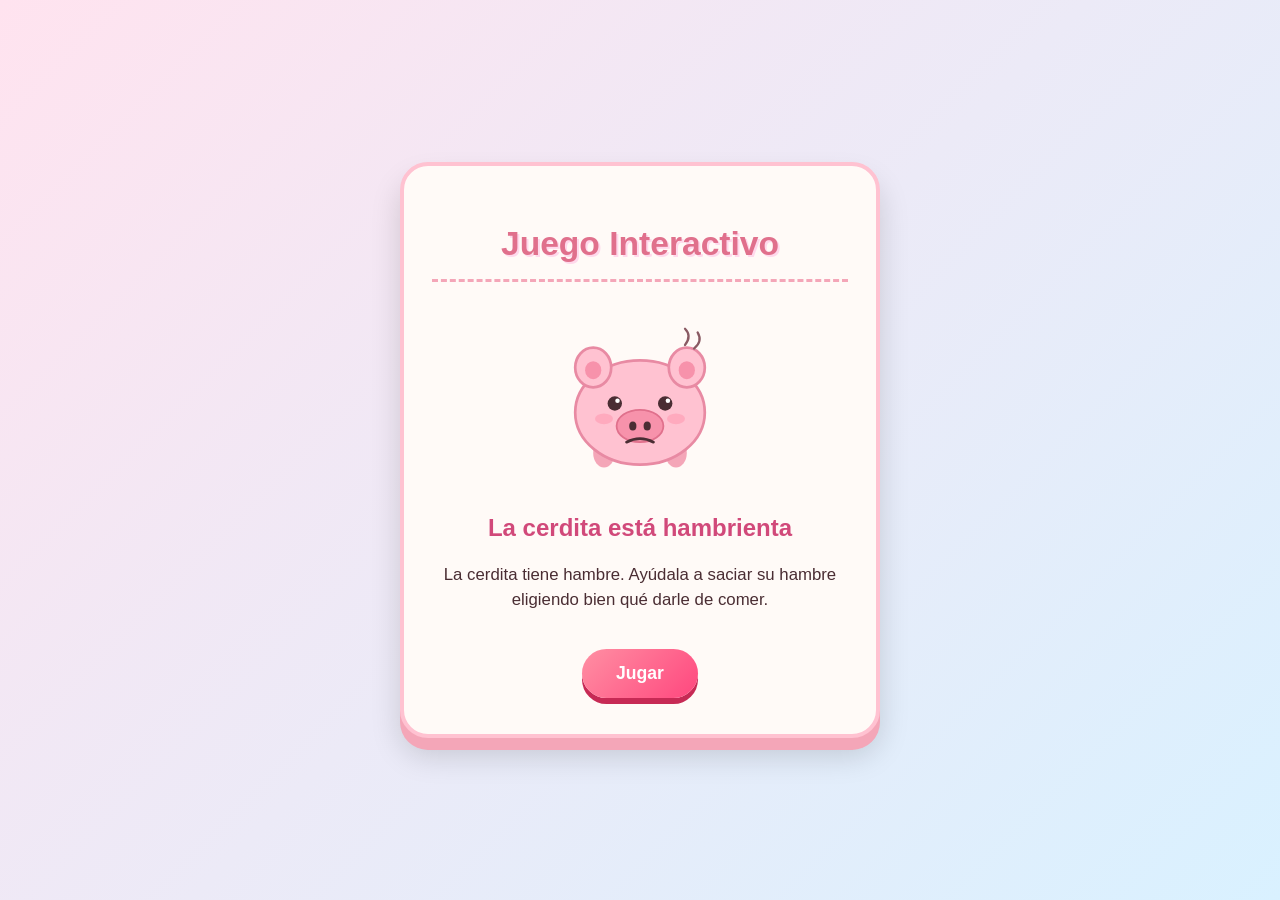
<file: index.html>
<!DOCTYPE html>
<html lang="es">
<head>
    <meta charset="UTF-8">
    <meta name="viewport" content="width=device-width, initial-scale=1.0">
    <title>Juego Interactivo</title>
    <link rel="stylesheet" href="Stylesheet.css">
    <link rel="icon" href="img/clogo2.png" type="image/x-icon">
</head>
<body>
    <div class="tarjeta">
        <h1>Juego Interactivo</h1>
        <hr>
        <img class="imagen-principal" src="img/CerditaHambrienta.svg" alt="Cerdita hambrienta">
        <h2>La cerdita está hambrienta</h2>
        <p>La cerdita tiene hambre. Ayúdala a saciar su hambre eligiendo bien qué darle de comer.</p>
        <a class="boton" href="Juego.html">Jugar</a>
    </div>
</body>
</html>
</file>
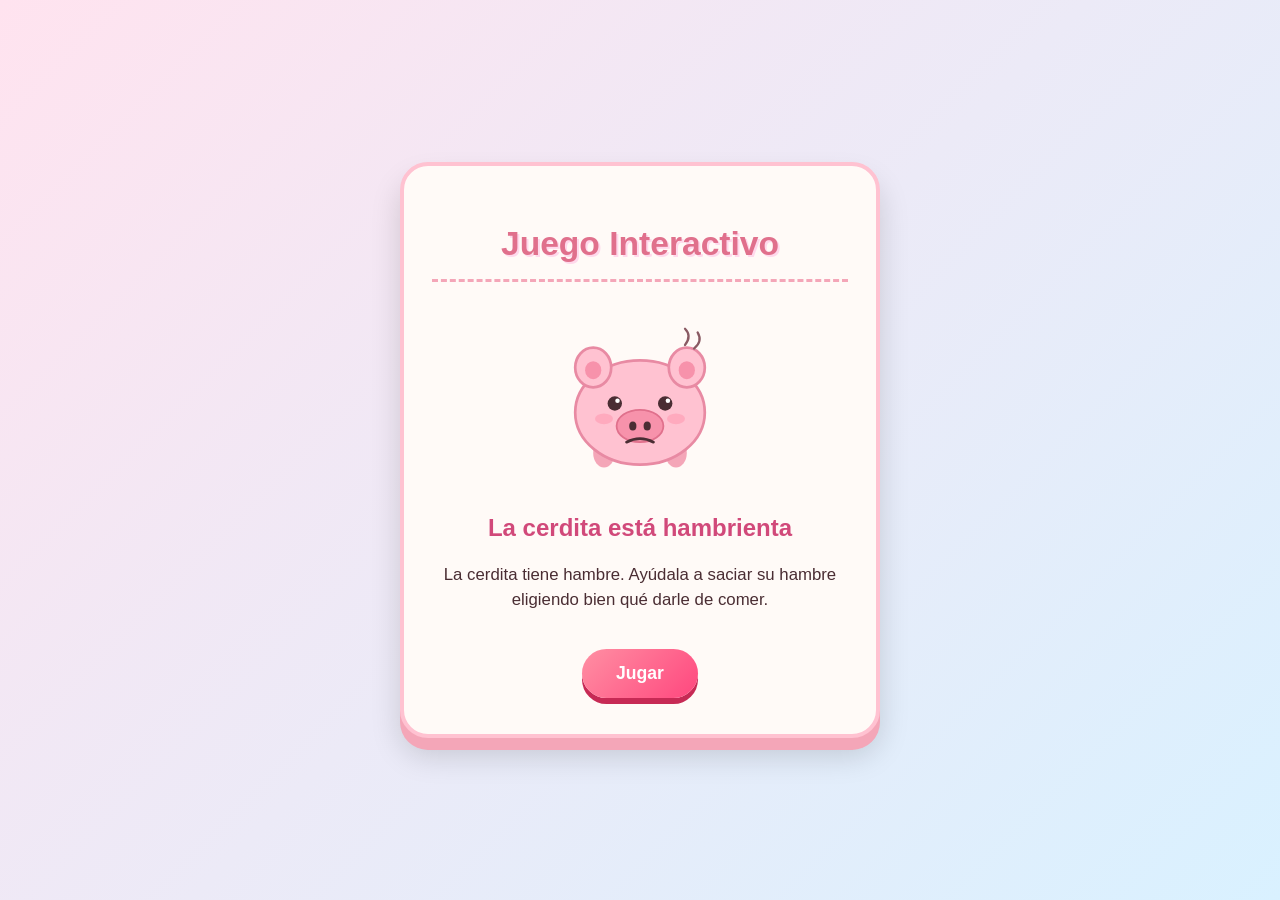
<file: Index.html>
<!DOCTYPE html>
<html lang="es">
<head>
    <meta charset="UTF-8">
    <meta name="viewport" content="width=device-width, initial-scale=1.0">
    <title>Juego Interactivo</title>
    <link rel="stylesheet" href="Stylesheet.css">
    <link rel="icon" href="/img/clogo2.png" type="image/x-icon">
</head>
<body>
    <div class="tarjeta">
        <h1>Juego Interactivo</h1>
        <hr>
        <img class="imagen-principal" src="/img/CerditaHambrienta.svg" alt="Cerdita hambrienta">
        <h2>La cerdita está hambrienta</h2>
        <p>La cerdita tiene hambre. Ayúdala a saciar su hambre eligiendo bien qué darle de comer.</p>
        <a class="boton" href="Juego.html">Jugar</a>
    </div>
</body>
</html>
</file>
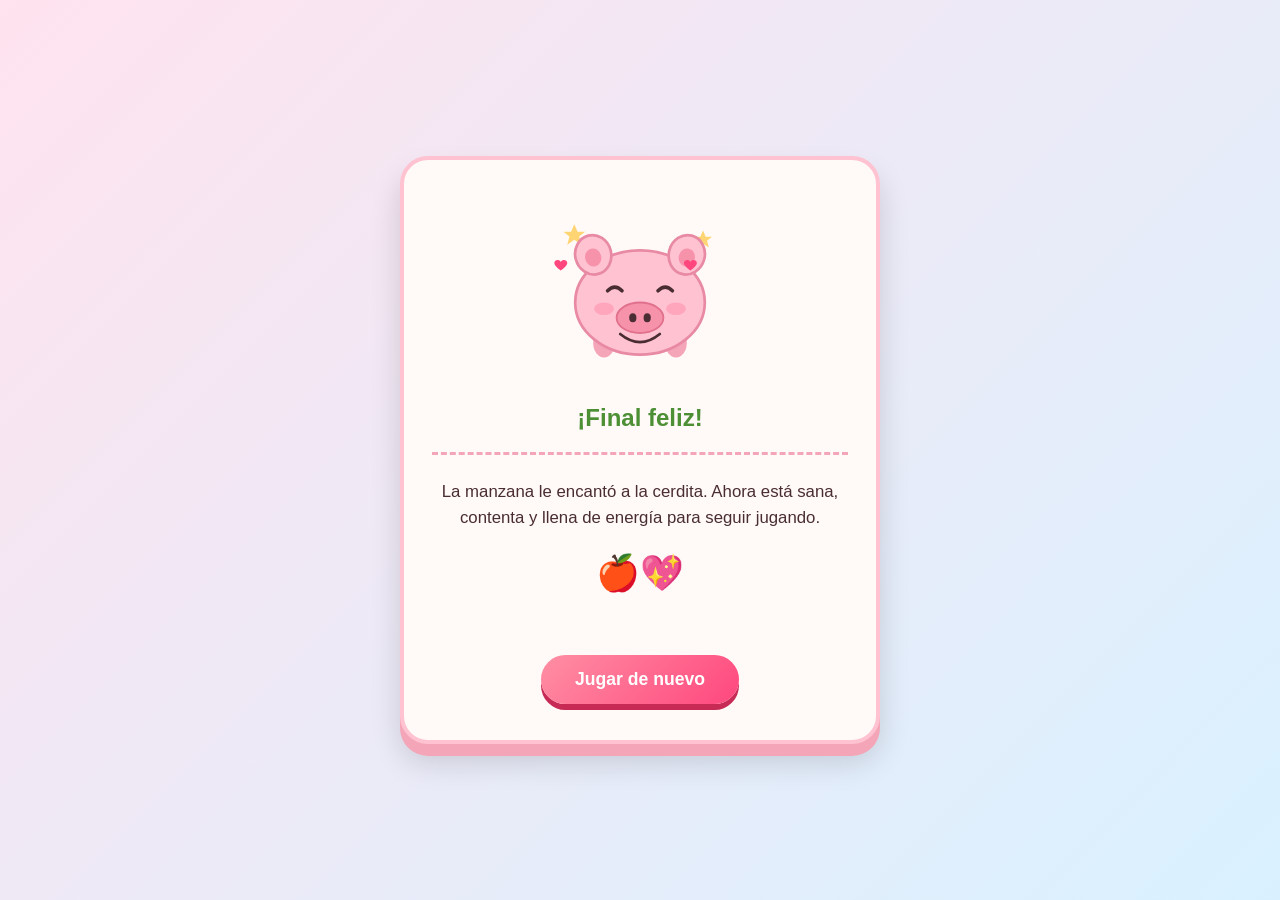
<file: FinalFeliz.html>
<!DOCTYPE html>
<html lang="es">
<head>
    <meta charset="UTF-8">
    <meta name="viewport" content="width=device-width, initial-scale=1.0">
    <title>Final feliz</title>
    <link rel="stylesheet" href="Stylesheet.css">
    <link rel="icon" href="img/clogo2.png" type="image/x-icon">
</head>
<body>
    <div class="tarjeta">
        <img class="imagen-principal" src="img/CerditaFeliz.svg" alt="Cerdita feliz">
        <h2 class="final-feliz">¡Final feliz!</h2>
        <hr>
        <p>La manzana le encantó a la cerdita. Ahora está sana, contenta y llena de energía para seguir jugando.</p>
        <p class="emoji-final">🍎💖</p>
        <a class="boton" href="index.html">Jugar de nuevo</a>
    </div>
</body>
</html>
</file>
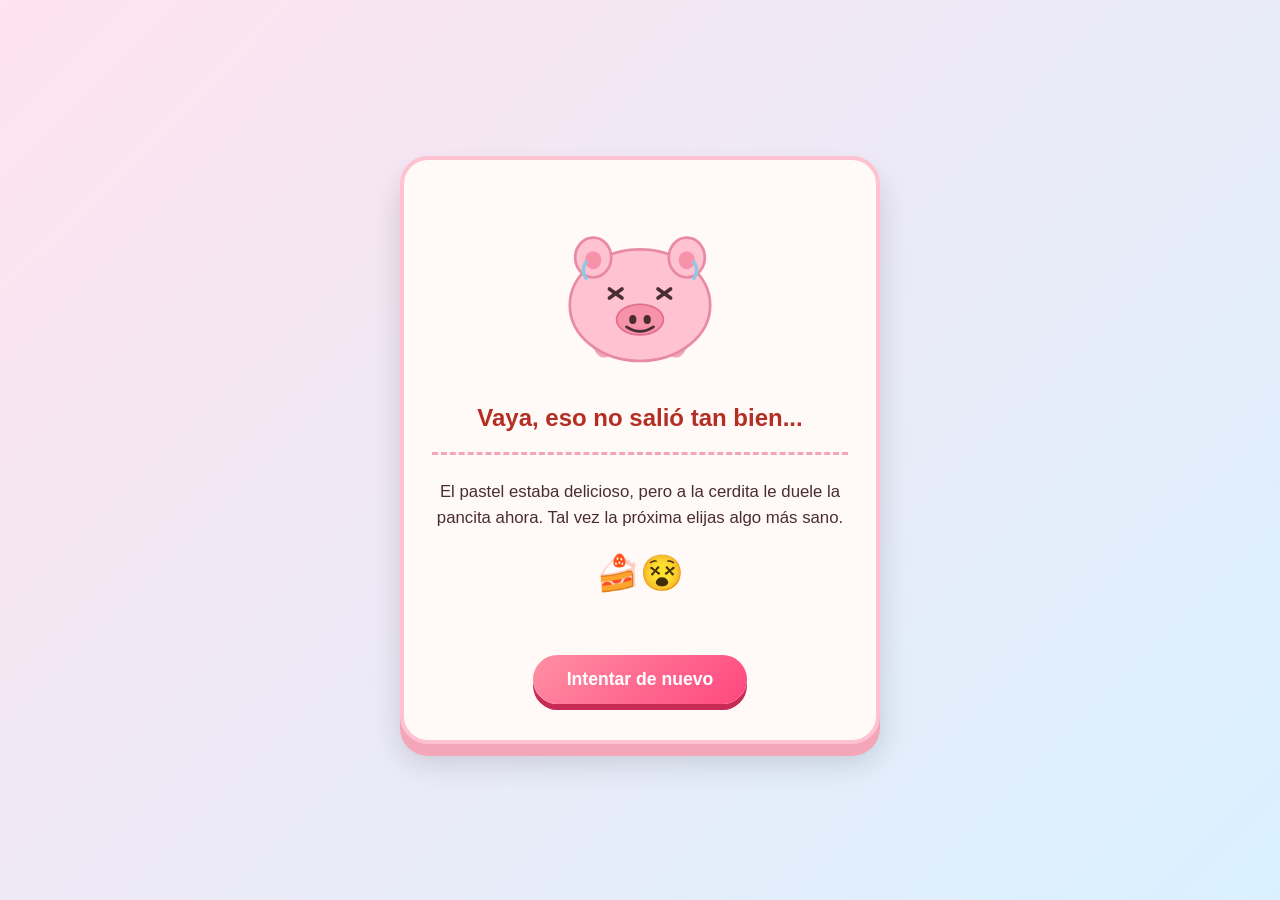
<file: FinalTriste.html>
<!DOCTYPE html>
<html lang="es">
<head>
    <meta charset="UTF-8">
    <meta name="viewport" content="width=device-width, initial-scale=1.0">
    <title>Final triste</title>
    <link rel="stylesheet" href="Stylesheet.css">
    <link rel="icon" href="img/clogo2.png" type="image/x-icon">
</head>
<body>
    <div class="tarjeta">
        <img class="imagen-principal" src="img/CerditaTriste.svg" alt="Cerdita con dolor de panza">
        <h2 class="final-triste">Vaya, eso no salió tan bien...</h2>
        <hr>
        <p>El pastel estaba delicioso, pero a la cerdita le duele la pancita ahora. Tal vez la próxima elijas algo más sano.</p>
        <p class="emoji-final">🍰😵</p>
        <a class="boton" href="index.html">Intentar de nuevo</a>
    </div>
</body>
</html>
</file>
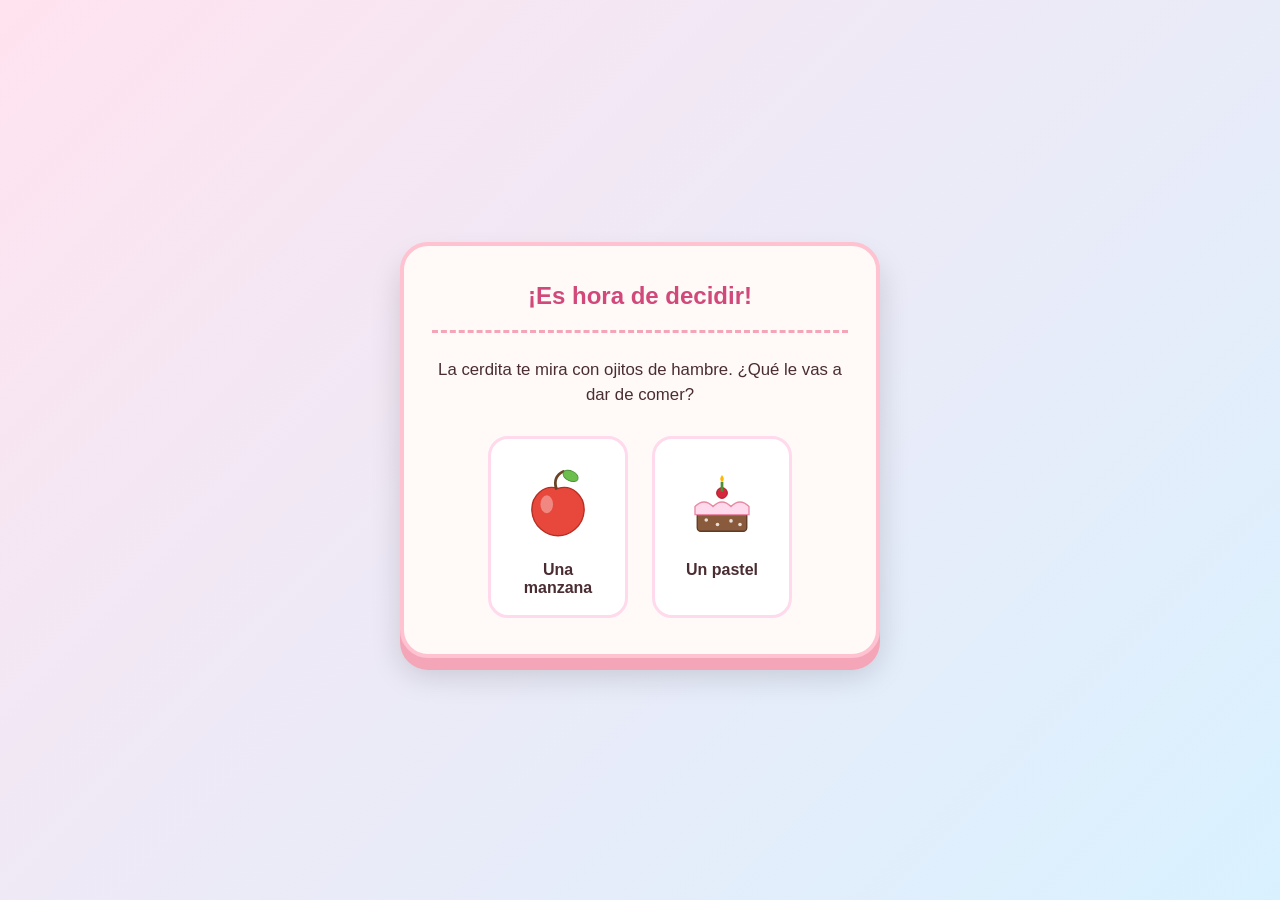
<file: Juego.html>
<!DOCTYPE html>
<html lang="es">
<head>
    <meta charset="UTF-8">
    <meta name="viewport" content="width=device-width, initial-scale=1.0">
    <title>¿Qué le das de comer?</title>
    <link rel="stylesheet" href="Stylesheet.css">
    <link rel="icon" href="img/clogo2.png" type="image/x-icon">
</head>
<body>
    <div class="tarjeta">
        <h2>¡Es hora de decidir!</h2>
        <hr>
        <p>La cerdita te mira con ojitos de hambre. ¿Qué le vas a dar de comer?</p>
        <div class="opciones">
            <a class="opcion" href="FinalFeliz.html">
                <img src="img/Manzana.svg" alt="Manzana">
                <span>Una manzana</span>
            </a>
            <a class="opcion" href="FinalTriste.html">
                <img src="img/Pastel.svg" alt="Pastel">
                <span>Un pastel</span>
            </a>
        </div>
    </div>
</body>
</html>
</file>
<file: Stylesheet.css>
* { box-sizing: border-box; }

body {
    margin: 0;
    min-height: 100vh;
    display: flex;
    align-items: center;
    justify-content: center;
    font-family: 'Comic Sans MS', 'Marker Felt', cursive, sans-serif;
    background: linear-gradient(135deg, #ffe3ef 0%, #d9f1ff 100%);
    color: #4a2d33;
    text-align: center;
    padding: 24px;
}

.tarjeta {
    background: #fffaf7;
    border: 4px solid #ffc2d1;
    border-radius: 28px;
    padding: 36px 28px;
    max-width: 480px;
    width: 100%;
    box-shadow: 0 12px 0 #f4a6b8, 0 18px 30px rgba(0,0,0,0.15);
}

h1 {
    font-size: 2.1rem;
    color: #e0708c;
    text-shadow: 2px 2px 0 #ffd9ec;
    margin-bottom: 4px;
}

h2 {
    color: #d1497a;
    margin-top: 0;
}

hr {
    border: none;
    border-top: 3px dashed #f4a6b8;
    margin: 16px 0 24px;
}

p {
    font-size: 1.05rem;
    line-height: 1.5;
}

.imagen-principal {
    width: 180px;
    height: 180px;
    margin: 12px auto;
    transition: transform 0.35s ease, filter 0.35s ease;
    animation: flotar 3s ease-in-out infinite;
}

.imagen-principal:hover {
    transform: scale(1.12) rotate(-4deg);
    filter: drop-shadow(0 8px 10px rgba(224,112,140,0.45));
}

@keyframes flotar {
    0%, 100% { transform: translateY(0); }
    50% { transform: translateY(-10px); }
}


.boton {
    display: inline-block;
    margin-top: 20px;
    padding: 14px 34px;
    font-size: 1.1rem;
    font-weight: bold;
    color: #fff;
    text-decoration: none;
    background: linear-gradient(135deg, #ff8fa3, #ff477e);
    border-radius: 50px;
    box-shadow: 0 6px 0 #c72a55;
    transition: transform 0.2s ease, box-shadow 0.2s ease, background 0.2s ease;
}

.boton:hover {
    transform: translateY(-4px) scale(1.05);
    box-shadow: 0 10px 0 #c72a55;
    background: linear-gradient(135deg, #ffb3c1, #ff6b93);
}

.boton:active {
    transform: translateY(2px);
    box-shadow: 0 2px 0 #c72a55;
}


.opciones {
    display: flex;
    gap: 24px;
    justify-content: center;
    margin-top: 28px;
    flex-wrap: wrap;
}

.opcion {
    text-decoration: none;
    color: #4a2d33;
    background: #fff;
    border: 3px solid #ffd9ec;
    border-radius: 20px;
    padding: 18px;
    width: 140px;
    transition: transform 0.25s ease, border-color 0.25s ease, box-shadow 0.25s ease, background 0.25s ease;
}

.opcion img {
    width: 90px;
    height: 90px;
    transition: transform 0.3s ease;
}

.opcion span {
    display: block;
    margin-top: 10px;
    font-weight: bold;
    font-size: 1rem;
}

.opcion:nth-of-type(1):hover {
    border-color: #6cbf4d;
    background: #f0fff0;
    transform: translateY(-8px) rotate(-2deg);
    box-shadow: 0 10px 18px rgba(108,191,77,0.35);
}

.opcion:nth-of-type(2):hover {
    border-color: #e8483c;
    background: #fff2ef;
    transform: translateY(-8px) rotate(2deg);
    box-shadow: 0 10px 18px rgba(232,72,60,0.35);
}

.opcion:hover img {
    transform: scale(1.15) rotate(8deg);
}


.final-feliz { color: #4c8f34; }
.final-triste { color: #b52e24; }

.emoji-final {
    font-size: 2.2rem;
    margin-top: 6px;
}
</file>
